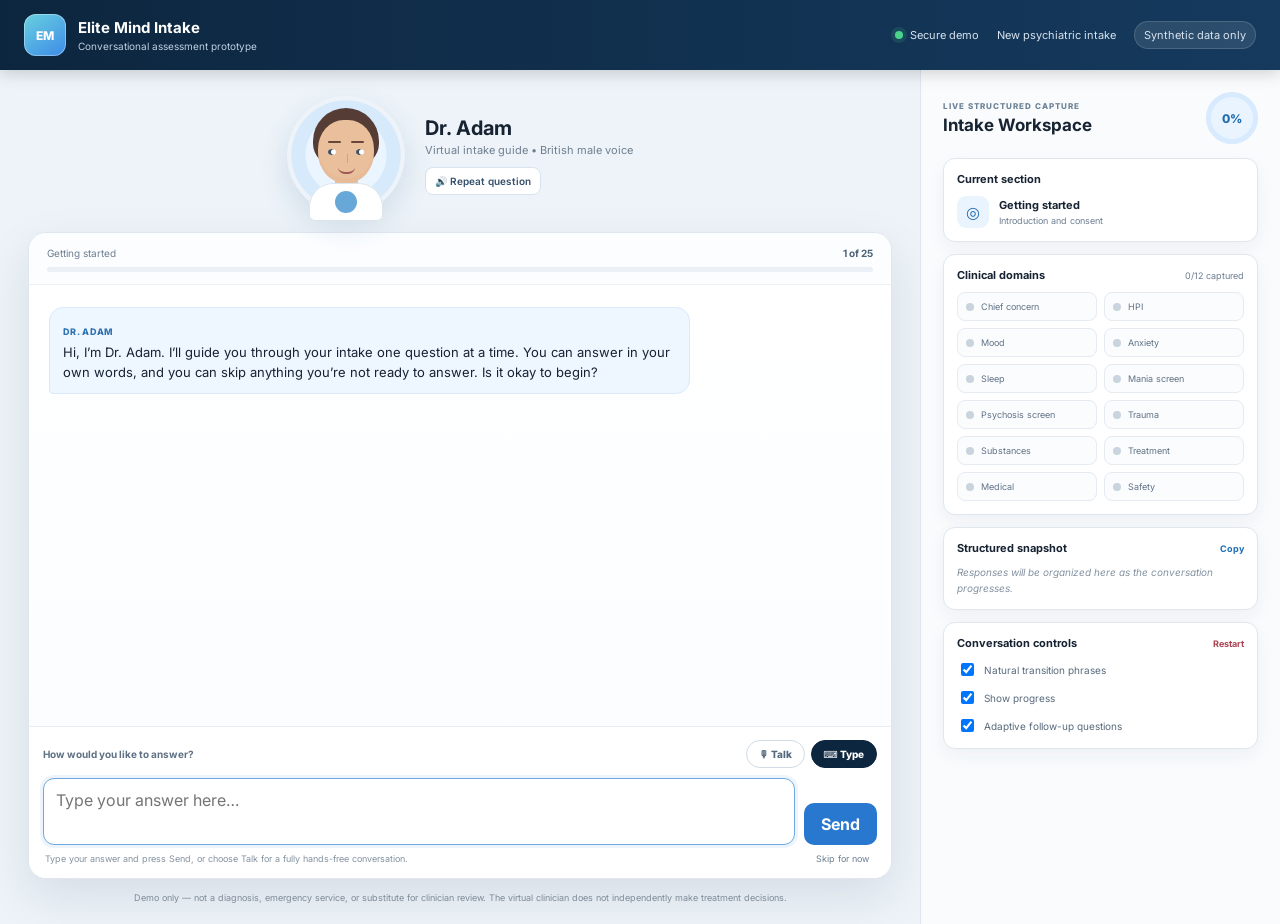
<file: index.html>
<!doctype html>
<html lang="en">
<head>
  <meta charset="utf-8" />
  <meta name="viewport" content="width=device-width,initial-scale=1" />
  <title>Elite Mind Intake — Conversational Demo</title>
  <meta name="description" content="Conversational psychiatric intake assessment prototype with a virtual clinician." />
  <link rel="preconnect" href="https://fonts.googleapis.com">
  <link rel="preconnect" href="https://fonts.gstatic.com" crossorigin>
  <link href="https://fonts.googleapis.com/css2?family=Inter:wght@400;500;600;700;800&display=swap" rel="stylesheet">
  <link rel="stylesheet" href="./styles.css" />
</head>
<body>
  <div class="app">
    <header class="topbar">
      <div class="brand">
        <div class="brand-mark">EM</div>
        <div>
          <strong>Elite Mind Intake</strong>
          <span>Conversational assessment prototype</span>
        </div>
      </div>
      <div class="visit-meta">
        <span class="status"><i></i> Secure demo</span>
        <span>New psychiatric intake</span>
        <span class="demo-pill">Synthetic data only</span>
      </div>
    </header>

    <main class="layout">
      <section class="conversation-panel">
        <div class="clinician-stage">
          <div class="clinician-visual" id="clinicianVisual" aria-label="Virtual clinician avatar">
            <div class="halo"></div>
            <div class="head">
              <div class="hair"></div>
              <div class="face">
                <div class="brows"><i></i><i></i></div>
                <div class="eyes"><i></i><i></i></div>
                <div class="nose"></div>
                <div class="mouth"></div>
              </div>
              <div class="neck"></div>
              <div class="coat"></div>
            </div>
          </div>
          <div class="clinician-title">
            <h1>Dr. Adam</h1>
            <p>Virtual intake guide • British male voice</p>
            <div class="voice-controls">
              <button id="repeatBtn" class="mini-btn" title="Repeat question">🔊 Repeat question</button>
            </div>
          </div>
        </div>

        <div class="conversation-shell">
          <div class="progress-wrap">
            <div class="progress-copy">
              <span id="sectionLabel">Getting started</span>
              <strong id="progressText">1 of 24</strong>
            </div>
            <div class="progress-track"><div id="progressBar"></div></div>
          </div>

          <div id="chat" class="chat" aria-live="polite"></div>

          <div id="safetyBanner" class="safety-banner hidden">
            <div class="safety-icon">!</div>
            <div>
              <strong>Safety follow-up activated</strong>
              <p>This demo detected language that may require immediate clinical review. A real product should route this response to a configured safety workflow and clinician.</p>
            </div>
          </div>

          <div class="composer">
            <div class="answer-mode-picker">
              <span>How would you like to answer?</span>
              <div class="mode-buttons">
                <button id="talkModeBtn" class="mode-btn">🎙 Talk</button>
                <button id="typeModeBtn" class="mode-btn active">⌨ Type</button>
              </div>
            </div>

            <div id="voiceComposer" class="voice-composer hidden">
              <div class="listening-orb"><span></span></div>
              <div class="voice-copy">
                <strong id="voiceModeTitle">Hands-free talk mode</strong>
                <span id="voiceStatus">Choose Talk once and then just have the conversation.</span>
                <div id="liveTranscript" class="live-transcript">Your answer will appear here while you speak.</div>
              </div>
            </div>

            <div id="typeComposer" class="composer-row type-composer">
              <textarea id="answerInput" rows="2" placeholder="Type your answer here…"></textarea>
              <button id="sendBtn" class="send-btn">Send</button>
            </div>

            <div class="composer-help">
              <span id="modeHelp">Type your answer and press Send, or choose Talk for a fully hands-free conversation.</span>
              <button id="skipBtn">Skip for now</button>
            </div>
          </div>
        </div>

        <div class="disclaimer">
          Demo only — not a diagnosis, emergency service, or substitute for clinician review. The virtual clinician does not independently make treatment decisions.
        </div>
      </section>

      <aside class="intake-panel">
        <div class="side-head">
          <div>
            <span class="eyebrow">LIVE STRUCTURED CAPTURE</span>
            <h2>Intake Workspace</h2>
          </div>
          <div class="completion" id="completionPct">0%</div>
        </div>

        <section class="side-card">
          <h3>Current section</h3>
          <div class="section-row">
            <div class="section-icon">◎</div>
            <div>
              <strong id="currentSection">Getting started</strong>
              <span id="currentGoal">Introduction and consent</span>
            </div>
          </div>
        </section>

        <section class="side-card">
          <div class="card-title-row">
            <h3>Clinical domains</h3>
            <span id="domainCount">0/12 captured</span>
          </div>
          <div id="domainGrid" class="domain-grid"></div>
        </section>

        <section class="side-card">
          <div class="card-title-row">
            <h3>Structured snapshot</h3>
            <button id="copySummaryBtn" class="text-btn">Copy</button>
          </div>
          <div id="snapshot" class="snapshot empty">Responses will be organized here as the conversation progresses.</div>
        </section>

        <section class="side-card">
          <div class="card-title-row">
            <h3>Conversation controls</h3>
            <button id="restartBtn" class="text-btn danger">Restart</button>
          </div>
          <div class="control-list">
            <label><input type="checkbox" id="naturalTransitions" checked> Natural transition phrases</label>
            <label><input type="checkbox" id="showProgress" checked> Show progress</label>
            <label><input type="checkbox" id="adaptiveFollowups" checked> Adaptive follow-up questions</label>
          </div>
        </section>
      </aside>
    </main>
  </div>

  <div id="toast" class="toast">Saved</div>

  <template id="doctorMessageTemplate">
    <div class="message doctor-message">
      <div class="bubble">
        <span class="speaker">Dr. Adam</span>
        <p></p>
      </div>
    </div>
  </template>

  <template id="patientMessageTemplate">
    <div class="message patient-message">
      <div class="bubble">
        <span class="speaker">You</span>
        <p></p>
      </div>
    </div>
  </template>

  <script src="./app.js"></script>
</body>
</html>
</file>
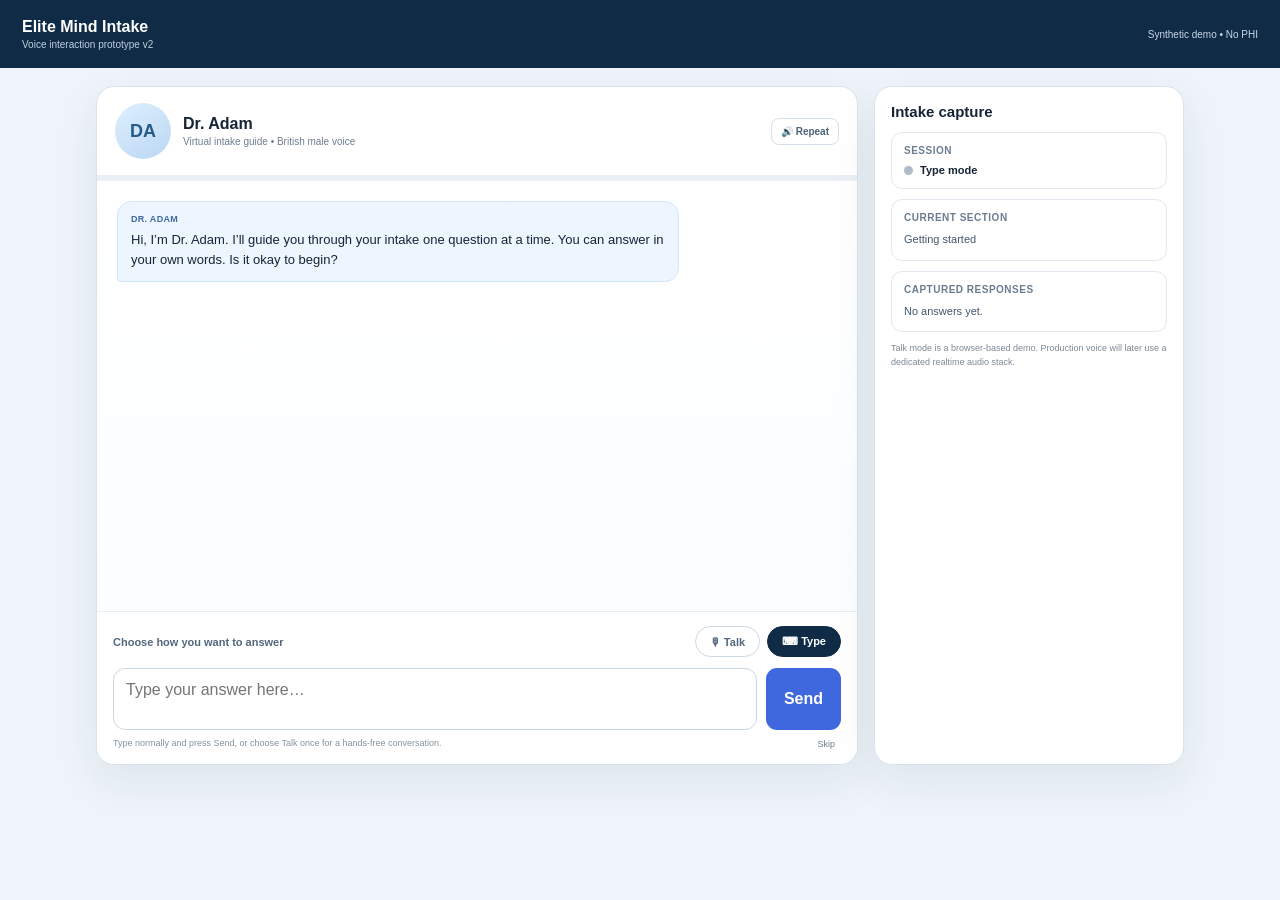
<file: voice-intake-v2.html>
<!doctype html>
<html lang="en">
<head>
<meta charset="utf-8">
<meta name="viewport" content="width=device-width,initial-scale=1">
<title>Elite Mind Intake — Voice Demo v2</title>
<style>
:root{--navy:#102b46;--blue:#3f68df;--green:#16865e;--bg:#eef4f9;--line:#d9e3ed;--text:#172436;--muted:#6d7e90}
*{box-sizing:border-box}html,body{margin:0;min-height:100%;font-family:Inter,Arial,sans-serif;background:var(--bg);color:var(--text)}
button,textarea{font:inherit}.top{height:68px;background:var(--navy);color:#fff;display:flex;align-items:center;justify-content:space-between;padding:0 22px}
.brand{font-weight:800}.brand small{display:block;font-size:10px;color:#bfd0e0;margin-top:3px;font-weight:500}
.shell{max-width:1120px;margin:18px auto;padding:0 16px;display:grid;grid-template-columns:minmax(0,1fr) 310px;gap:16px}
.main,.side{background:#fff;border:1px solid var(--line);border-radius:18px;box-shadow:0 16px 44px rgba(20,50,80,.08)}
.main{overflow:hidden}.head{padding:16px 18px;border-bottom:1px solid #e8eef4;display:flex;align-items:center;justify-content:space-between;gap:12px}
.doc{display:flex;align-items:center;gap:12px}.avatar{width:56px;height:56px;border-radius:50%;background:linear-gradient(145deg,#dfefff,#bad7f3);display:grid;place-items:center;font-weight:900;color:#275b87;font-size:18px;position:relative}
.avatar.speaking:after{content:"";position:absolute;inset:-6px;border-radius:50%;border:3px solid #74aee0;animation:pulse 1s infinite}@keyframes pulse{50%{transform:scale(1.05);opacity:.4}}
.doc strong,.doc span{display:block}.doc span{font-size:10px;color:var(--muted);margin-top:3px}
.progress{font-size:11px;color:var(--muted);font-weight:700}.bar{height:5px;background:#e9eff5}.bar>div{height:100%;width:0;background:linear-gradient(90deg,#3f68df,#46b4d8);transition:.3s}
.chat{height:430px;overflow:auto;padding:20px;background:linear-gradient(#fff,#fbfdff)}
.msg{display:flex;margin-bottom:14px}.bubble{max-width:78%;padding:11px 13px;border-radius:14px;font-size:13px;line-height:1.55}.doctor{justify-content:flex-start}.doctor .bubble{background:#edf5ff;border:1px solid #d4e6fa;border-bottom-left-radius:4px}.patient{justify-content:flex-end}.patient .bubble{background:#173e61;color:#fff;border-bottom-right-radius:4px}.who{display:block;font-size:9px;font-weight:900;letter-spacing:.3px;margin-bottom:3px;color:#3f68a0}.patient .who{color:#bed7eb}
.controls{border-top:1px solid #e6edf4;padding:14px 16px;background:#fff}.chooser{display:flex;align-items:center;justify-content:space-between;gap:12px;margin-bottom:11px}.chooser>span{font-size:11px;font-weight:800;color:#52677c}
.modes{display:flex;gap:7px}.mode{border:1px solid #ccd8e4;background:#fff;border-radius:999px;padding:8px 14px;font-size:11px;font-weight:800;color:#52677c;cursor:pointer}.mode.active{background:var(--navy);color:#fff;border-color:var(--navy)}#talkBtn.active{background:var(--green);border-color:var(--green)}
.typeRow{display:grid;grid-template-columns:1fr auto;gap:9px}.typeRow.hidden,.talkBox.hidden{display:none}.typeRow textarea{resize:none;border:1px solid #cbd7e3;border-radius:12px;padding:12px;min-height:54px;outline:none}.typeRow textarea:focus{border-color:#7ba8da;box-shadow:0 0 0 3px rgba(63,104,223,.08)}.send{border:0;border-radius:11px;background:var(--blue);color:#fff;font-weight:800;padding:0 18px;cursor:pointer}
.talkBox{border:1px solid #cde5d9;background:#f3fbf7;border-radius:14px;padding:14px;display:flex;align-items:center;gap:12px}.orb{width:48px;height:48px;border-radius:50%;background:#dff2e9;display:grid;place-items:center;font-size:21px;flex:0 0 auto}.talkBox.listening .orb{animation:pulse 1s infinite}.talkCopy{min-width:0;flex:1}.talkCopy strong,.talkCopy span{display:block}.talkCopy strong{font-size:12px}.talkCopy span{font-size:10px;color:#617a6d;margin-top:3px}.transcript{margin-top:8px;background:#fff;border:1px solid #d9ebe2;border-radius:8px;padding:8px 10px;min-height:36px;font-size:11px;color:#52677c;line-height:1.45}
.foot{display:flex;justify-content:space-between;gap:10px;margin-top:8px;font-size:9px;color:#8593a0}.foot button{border:0;background:transparent;color:#6c7d8e;cursor:pointer}
.side{padding:16px}.side h2{font-size:15px;margin:0 0 12px}.card{border:1px solid #e1e8ef;border-radius:11px;padding:12px;margin-bottom:10px}.card h3{font-size:10px;text-transform:uppercase;letter-spacing:.5px;color:#6a7d90;margin:0 0 8px}.card p{font-size:11px;line-height:1.5;margin:0;color:#43586c}.status{display:flex;align-items:center;gap:7px;font-size:11px;font-weight:700}.dot{width:9px;height:9px;border-radius:50%;background:#aebbc7}.dot.on{background:#26a56e}.answers{max-height:330px;overflow:auto}.answer{padding:8px 0;border-bottom:1px solid #edf1f5}.answer:last-child{border-bottom:0}.answer strong{display:block;font-size:9px;color:#687b8e;margin-bottom:3px}.answer span{font-size:10px;line-height:1.4;color:#405568}
.note{font-size:9px;color:#7b8996;line-height:1.5;margin-top:8px}.repeat{border:1px solid #d4dfe9;background:#fff;border-radius:8px;padding:7px 9px;font-size:10px;font-weight:700;color:#4d6378;cursor:pointer}
.safetyAlert{margin:0 16px 12px;padding:12px 13px;border-radius:11px;border:1px solid #efbdc5;background:#fff1f3;color:#7f3340;display:flex;gap:8px;align-items:flex-start;flex-direction:column}.safetyAlert.hidden{display:none}.safetyAlert strong{font-size:11px}.safetyAlert span{font-size:10px;line-height:1.45}.safetyAlert.urgent{background:#fde8eb;border-color:#dc8794;color:#742b37}.toast{position:fixed;right:22px;bottom:22px;background:#1c2e40;color:#fff;padding:10px 13px;border-radius:9px;font-size:10px;opacity:0;transform:translateY(8px);transition:.2s;pointer-events:none}.toast.show{opacity:1;transform:none}
@media(max-width:900px){.shell{grid-template-columns:1fr}.side{order:2}}@media(max-width:620px){.chat{height:390px}.chooser{align-items:flex-start;flex-direction:column}.modes{width:100%}.mode{flex:1}.typeRow{grid-template-columns:1fr}.send{height:44px}.bubble{max-width:90%}}
</style>
</head>
<body>
<header class="top"><div class="brand">Elite Mind Intake<small>Voice interaction prototype v2</small></div><div style="font-size:10px;color:#c8d8e7">Synthetic demo • No PHI</div></header>
<div class="shell">
<section class="main">
  <div class="head">
    <div class="doc"><div id="avatar" class="avatar">DA</div><div><strong>Dr. Adam</strong><span>Virtual intake guide • British male voice</span></div></div>
    <div><button id="repeatBtn" class="repeat">🔊 Repeat</button></div>
  </div>
  <div class="bar"><div id="bar"></div></div>
  <div id="chat" class="chat"></div>
  <div id="safetyAlert" class="safetyAlert hidden"><strong>Safety follow-up active</strong><span id="safetyAlertText">Dr. Adam is completing a focused safety assessment before continuing.</span></div>
  <div class="controls">
    <div class="chooser">
      <span>Choose how you want to answer</span>
      <div class="modes"><button id="talkBtn" class="mode">🎙 Talk</button><button id="typeBtn" class="mode active">⌨ Type</button></div>
    </div>
    <div id="typeRow" class="typeRow">
      <textarea id="input" placeholder="Type your answer here…"></textarea>
      <button id="sendBtn" class="send">Send</button>
    </div>
    <div id="talkBox" class="talkBox hidden">
      <div class="orb">🎙</div>
      <div class="talkCopy">
        <strong id="talkTitle">Hands-free talk mode</strong>
        <span id="talkStatus">Dr. Adam will speak, then listen automatically. No Send button.</span>
        <div id="transcript" class="transcript">Your spoken answer will appear here.</div>
      </div>
    </div>
    <div class="foot"><span id="helper">Type normally and press Send, or choose Talk once for a hands-free conversation.</span><button id="skipBtn">Skip</button></div>
  </div>
</section>
<aside class="side">
  <h2>Intake capture</h2>
  <div class="card"><h3>Session</h3><div class="status"><span id="statusDot" class="dot"></span><span id="sessionStatus">Type mode</span></div></div>
  <div class="card"><h3>Current section</h3><p id="sectionName">Getting started</p></div>
  <div class="card"><h3>Captured responses</h3><div id="answers" class="answers"><p>No answers yet.</p></div></div>
  <div class="note">Talk mode is a browser-based demo. Production voice will later use a dedicated realtime audio stack.</div>
</aside>
</div>
<div id="toast" class="toast"></div>
<script>
const questions=[
{id:"consent",section:"Getting started",q:"Hi, I’m Dr. Adam. I’ll guide you through your intake one question at a time. You can answer in your own words. Is it okay to begin?"},
{id:"reason",section:"Reason for visit",q:"What brings you in today, and what would you most like help with?"},
{id:"onset",section:"Reason for visit",q:"When did this start becoming a problem, and has it been getting better, worse, or staying about the same?"},
{id:"mood",section:"Mood",q:"Over the last couple of weeks, how has your mood been most days?"},
{id:"anxiety",section:"Anxiety",q:"How much anxiety or worry have you been dealing with lately, and what tends to trigger it?"},
{id:"sleep",section:"Sleep",q:"Tell me about your sleep. Are you having trouble falling asleep, staying asleep, waking too early, or sleeping too much?"},
{id:"mania",section:"Mood elevation",q:"Have there ever been periods when you felt unusually energized or up, needed much less sleep, had racing thoughts, or became unusually impulsive?"},
{id:"psychosis",section:"Perception and thought",q:"Have you ever heard or seen things other people could not, or felt people were watching or trying to harm you when others did not share that concern?"},
{id:"trauma",section:"Trauma",q:"Have you experienced anything traumatic or deeply distressing that still affects you now? You do not need to give details you do not want to share."},
{id:"substances",section:"Substances",q:"Do you use alcohol, nicotine, cannabis, or any other substances? If yes, tell me how often."},
{id:"treatment",section:"Treatment history",q:"Have you had mental health treatment or psychiatric medications before? What was helpful or not helpful?"},
{id:"medical",section:"Medical history",q:"Do you have any medical conditions, medication allergies, or other health issues I should know about?"},
{id:"safety",section:"Safety",q:"I ask everyone this directly: recently, have you had thoughts of hurting yourself, thoughts of suicide, or thoughts that you would be better off dead?"},
{id:"social",section:"Life context",q:"Who do you live with, who can you rely on, and what is your current work or school situation?"},
{id:"goals",section:"Goals",q:"If treatment goes well, what changes would you most hope to notice over the next few months?"}
];

let index=0, mode="type", recognition=null, recognizing=false, speaking=false, sessionActive=false;
let transcriptFinal="", silenceTimer=null, stopReason=null;
let safetyQueue=[], activeSafetyQuestion=null, safetyAnswers={}, safetyEscalated=false;
const responses={};
const $=id=>document.getElementById(id);
const chat=$("chat"), input=$("input"), talkBtn=$("talkBtn"), typeBtn=$("typeBtn"), typeRow=$("typeRow"), talkBox=$("talkBox"), transcript=$("transcript"), talkStatus=$("talkStatus"), helper=$("helper"), statusDot=$("statusDot"), sessionStatus=$("sessionStatus"), avatar=$("avatar");

function toast(t){$("toast").textContent=t;$("toast").classList.add("show");setTimeout(()=>$("toast").classList.remove("show"),1500)}
function scrollChat(){requestAnimationFrame(()=>chat.scrollTo({top:chat.scrollHeight,behavior:"smooth"}))}
function addDoctor(t){const d=document.createElement("div");d.className="msg doctor";d.innerHTML='<div class="bubble"><span class="who">DR. ADAM</span></div>';d.querySelector(".bubble").append(document.createTextNode(t));chat.appendChild(d);scrollChat()}
function addPatient(t){const d=document.createElement("div");d.className="msg patient";d.innerHTML='<div class="bubble"><span class="who">YOU</span></div>';d.querySelector(".bubble").append(document.createTextNode(t));chat.appendChild(d);scrollChat()}
function current(){
 if(activeSafetyQuestion)return activeSafetyQuestion;
 if(safetyQueue.length){activeSafetyQuestion=safetyQueue.shift();return activeSafetyQuestion}
 return questions[index]||null
}
function isNegative(text){
 const t=text.trim().toLowerCase();
 return /^(no|nope|nah|never|not really|i do not|i don't|i have not|i haven't|none)\b/.test(t) || /\b(no suicidal thoughts|not suicidal|never suicidal|no thoughts of suicide)\b/.test(t);
}
function isPositive(text){
 const t=text.trim().toLowerCase();
 if(isNegative(t))return false;
 return /^(yes|yeah|yep|sometimes|occasionally|i do|i have|i am|i'm)\b/.test(t) || /\b(suicidal|suicide|better off dead|hurt myself|self harm|self-harm|thoughts of dying)\b/.test(t);
}
function startSafetyBranch(){
 safetyAnswers={};safetyEscalated=false;
 safetyQueue=[
   {id:"safety_current",section:"Safety follow-up",q:"Thank you for telling me. Are you having thoughts of suicide right now?"},
   {id:"safety_plan",section:"Safety follow-up",q:"Have you made a specific plan to harm yourself?"},
   {id:"safety_intent",section:"Safety follow-up",q:"Do you feel you might act on these thoughts, or do you intend to act on them?"},
   {id:"safety_access",section:"Safety follow-up",q:"Do you currently have access to anything you might use to harm yourself?"},
   {id:"safety_history",section:"Safety follow-up",q:"Have you ever attempted suicide or seriously harmed yourself before?"},
   {id:"safety_protective",section:"Safety follow-up",q:"What has helped stop you from acting on these thoughts, and who could you reach out to for support right now?"}
 ];
 $("safetyAlert").classList.remove("hidden");
 $("safetyAlert").classList.remove("urgent");
 $("safetyAlertText").textContent="Dr. Adam is completing a focused safety assessment before continuing.";
}
function safetyHighRisk(){
 const currentYes=isPositive(safetyAnswers.safety_current||"");
 const planYes=isPositive(safetyAnswers.safety_plan||"");
 const intentYes=isPositive(safetyAnswers.safety_intent||"");
 const accessYes=isPositive(safetyAnswers.safety_access||"");
 return currentYes && (intentYes || (planYes && accessYes));
}
function showSafetyEscalation(){
 safetyEscalated=true;sessionActive=false;stopRecognition("safety");speechSynthesis?.cancel?.();
 $("safetyAlert").classList.remove("hidden");$("safetyAlert").classList.add("urgent");
 $("safetyAlertText").textContent="Urgent safety review required. This demo pauses the routine intake here. In a real U.S. clinical workflow, connect the patient immediately with a clinician and follow the configured emergency protocol; if there is imminent danger, call 911 or 988.";
 addDoctor("Thank you for being honest with me. I’m going to pause the routine intake because your safety is the priority. A clinician needs to review this with you now.");
 sessionStatus.textContent="Safety review required";statusDot.classList.remove("on");
 helper.textContent="Routine intake paused for safety review.";
 typeRow.classList.add("hidden");talkBox.classList.add("hidden");
}

function updateUI(){
 const q=current(); $("sectionName").textContent=q?q.section:"Complete";
 $("bar").style.width=Math.round((index/questions.length)*100)+"%";
 const keys=Object.keys(responses); const box=$("answers");
 if(!keys.length){box.innerHTML="<p>No answers yet.</p>";return}
 box.innerHTML="";
 keys.slice().reverse().forEach(k=>{const r=responses[k];const d=document.createElement("div");d.className="answer";const s=document.createElement("strong");s.textContent=r.section;const v=document.createElement("span");v.textContent=r.answer;d.append(s,v);box.appendChild(d)})
}
function askCurrent(voice=false){
 const q=current(); if(!q){finish();return}
 addDoctor(q.q); updateUI();
 if(voice) speak(q.q);
}
function chooseVoice(){
 const voices=speechSynthesis.getVoices();
 const patterns=[/Daniel/i,/Arthur/i,/Oliver/i,/Ryan/i,/George/i,/Google UK English Male/i];
 for(const p of patterns){const v=voices.find(x=>p.test(x.name)&&/^en-GB/i.test(x.lang||""));if(v)return v}
 return voices.find(x=>/^en-GB/i.test(x.lang||""))||voices.find(x=>/^en/i.test(x.lang||""));
}
function speak(text){
 if(!("speechSynthesis" in window)){talkStatus.textContent="Speech playback is not supported.";startListening();return}
 stopRecognition("doctor");
 speechSynthesis.cancel();
 const u=new SpeechSynthesisUtterance(text);u.lang="en-GB";u.rate=.94;u.pitch=.92;const v=chooseVoice();if(v)u.voice=v;
 u.onstart=()=>{speaking=true;avatar.classList.add("speaking");talkStatus.textContent="Dr. Adam is speaking…"};
 u.onend=()=>{speaking=false;avatar.classList.remove("speaking");if(mode==="talk"&&sessionActive){talkStatus.textContent="Your turn — just speak.";setTimeout(startListening,300)}};
 u.onerror=()=>{speaking=false;avatar.classList.remove("speaking");if(mode==="talk"&&sessionActive)setTimeout(startListening,300)};
 speechSynthesis.speak(u);
}
function clearSilence(){if(silenceTimer){clearTimeout(silenceTimer);silenceTimer=null}}
function armSilence(){
 clearSilence();
 if(mode!=="talk"||!sessionActive)return;
 silenceTimer=setTimeout(()=>{
   if(!input.value.trim())return;
   stopReason="answer";
   talkStatus.textContent="Got it — one moment…";
   stopRecognition("answer");
 },2400);
}
function startListening(){
 if(!recognition||recognizing||speaking||mode!=="talk"||!sessionActive||!current())return;
 stopReason=null;transcriptFinal="";input.value="";transcript.textContent="Listening…";
 try{recognition.start()}catch(e){setTimeout(startListening,500)}
}
function stopRecognition(reason){
 clearSilence(); stopReason=reason||stopReason;
 if(recognition&&recognizing){try{recognition.stop()}catch(e){}}
}
function initRecognition(){
 const SR=window.SpeechRecognition||window.webkitSpeechRecognition;
 if(!SR){talkBtn.disabled=true;talkBtn.title="Speech recognition is not supported in this browser";return}
 recognition=new SR();recognition.lang="en-US";recognition.interimResults=true;recognition.continuous=true;
 recognition.onstart=()=>{recognizing=true;talkBox.classList.add("listening");statusDot.classList.add("on");sessionStatus.textContent="Talk mode — listening";talkStatus.textContent="Listening… speak naturally."};
 recognition.onresult=e=>{
   let interim="";
   for(let i=e.resultIndex;i<e.results.length;i++){
     const part=e.results[i][0].transcript.trim();
     if(e.results[i].isFinal)transcriptFinal=(transcriptFinal+" "+part).trim(); else interim=(interim+" "+part).trim();
   }
   input.value=(transcriptFinal+" "+interim).trim();
   transcript.textContent=input.value||"Listening…";
   if(input.value.trim())armSilence();
 };
 recognition.onerror=e=>{
   recognizing=false;talkBox.classList.remove("listening");
   if(e.error==="not-allowed"||e.error==="service-not-allowed"){toast("Please allow microphone access");setMode("type");return}
   if(mode==="talk"&&sessionActive&&!speaking)setTimeout(startListening,500);
 };
 recognition.onend=()=>{
   recognizing=false;talkBox.classList.remove("listening");clearSilence();
   if(mode!=="talk"||!sessionActive)return;
   if(stopReason==="answer"&&input.value.trim()){const text=input.value.trim();stopReason=null;submit(text);return}
   if(stopReason==="doctor"){stopReason=null;return}
   if(input.value.trim()){
      stopReason=null;submit(input.value.trim());return;
   }
   setTimeout(startListening,350);
 };
}
function submit(text){
 const q=current(); if(!q||!text||safetyEscalated)return;
 addPatient(text);input.value="";transcriptFinal="";transcript.textContent="Your spoken answer will appear here.";

 if(q.id==="safety"){
   responses[q.id]={section:q.section,answer:text};
   if(isPositive(text)){
     startSafetyBranch();
     activeSafetyQuestion=null;
     updateUI();
     setTimeout(()=>{if(mode==="talk"&&sessionActive)askCurrent(true);else askCurrent(false)},350);
     return;
   }
   index++;
   updateUI();
   setTimeout(()=>{if(mode==="talk"&&sessionActive)askCurrent(true);else askCurrent(false)},350);
   return;
 }

 if(q.id.startsWith("safety_")){
   safetyAnswers[q.id]=text;
   responses[q.id]={section:q.section,answer:text};
   activeSafetyQuestion=null;
   if(q.id==="safety_access" && safetyHighRisk()){
     updateUI();setTimeout(showSafetyEscalation,250);return;
   }
   if(q.id==="safety_protective"){
     $("safetyAlertText").textContent="Safety follow-up completed. This response should still be flagged for clinician review.";
     index++; // move past the original safety item to Life context
     updateUI();
     setTimeout(()=>{if(mode==="talk"&&sessionActive)askCurrent(true);else askCurrent(false)},350);
     return;
   }
   updateUI();
   setTimeout(()=>{if(mode==="talk"&&sessionActive)askCurrent(true);else askCurrent(false)},350);
   return;
 }

 responses[q.id]={section:q.section,answer:text};index++;updateUI();
 setTimeout(()=>{if(mode==="talk"&&sessionActive)askCurrent(true);else askCurrent(false)},350);
}
function sendTyped(){const t=input.value.trim();if(!t)return;submit(t)}
function setMode(next){
 mode=next;const talk=next==="talk";
 talkBtn.classList.toggle("active",talk);typeBtn.classList.toggle("active",!talk);typeRow.classList.toggle("hidden",talk);talkBox.classList.toggle("hidden",!talk);
 if(talk){
   if(!recognition){toast("Talk mode is not supported in this browser");setMode("type");return}
   sessionActive=true;statusDot.classList.add("on");sessionStatus.textContent="Talk mode — hands free";helper.textContent="Hands-free: doctor speaks → you answer → answer sends automatically → next question.";
   const q=current();if(q)speak(q.q);
 }else{
   sessionActive=false;stopRecognition("mode");speechSynthesis?.cancel?.();speaking=false;avatar.classList.remove("speaking");statusDot.classList.remove("on");sessionStatus.textContent="Type mode";helper.textContent="Type your answer and press Send, or choose Talk once for a hands-free conversation.";input.value="";input.focus();
 }
}
function finish(){
 if(safetyEscalated)return;
 sessionActive=false;stopRecognition("finish");speechSynthesis?.cancel?.();statusDot.classList.remove("on");sessionStatus.textContent="Complete";$("bar").style.width="100%";addDoctor("Thank you. That completes this demo intake. Your answers are ready for clinician review.");updateUI()
}
$("sendBtn").onclick=sendTyped;
input.addEventListener("keydown",e=>{if(e.key==="Enter"&&!e.shiftKey){e.preventDefault();sendTyped()}});
$("skipBtn").onclick=()=>submit("Skipped");
talkBtn.onclick=()=>setMode("talk");
typeBtn.onclick=()=>setMode("type");
$("repeatBtn").onclick=()=>{const q=current();if(q)speak(q.q)};
initRecognition();askCurrent(false);updateUI();
</script>
</body>
</html>
</file>
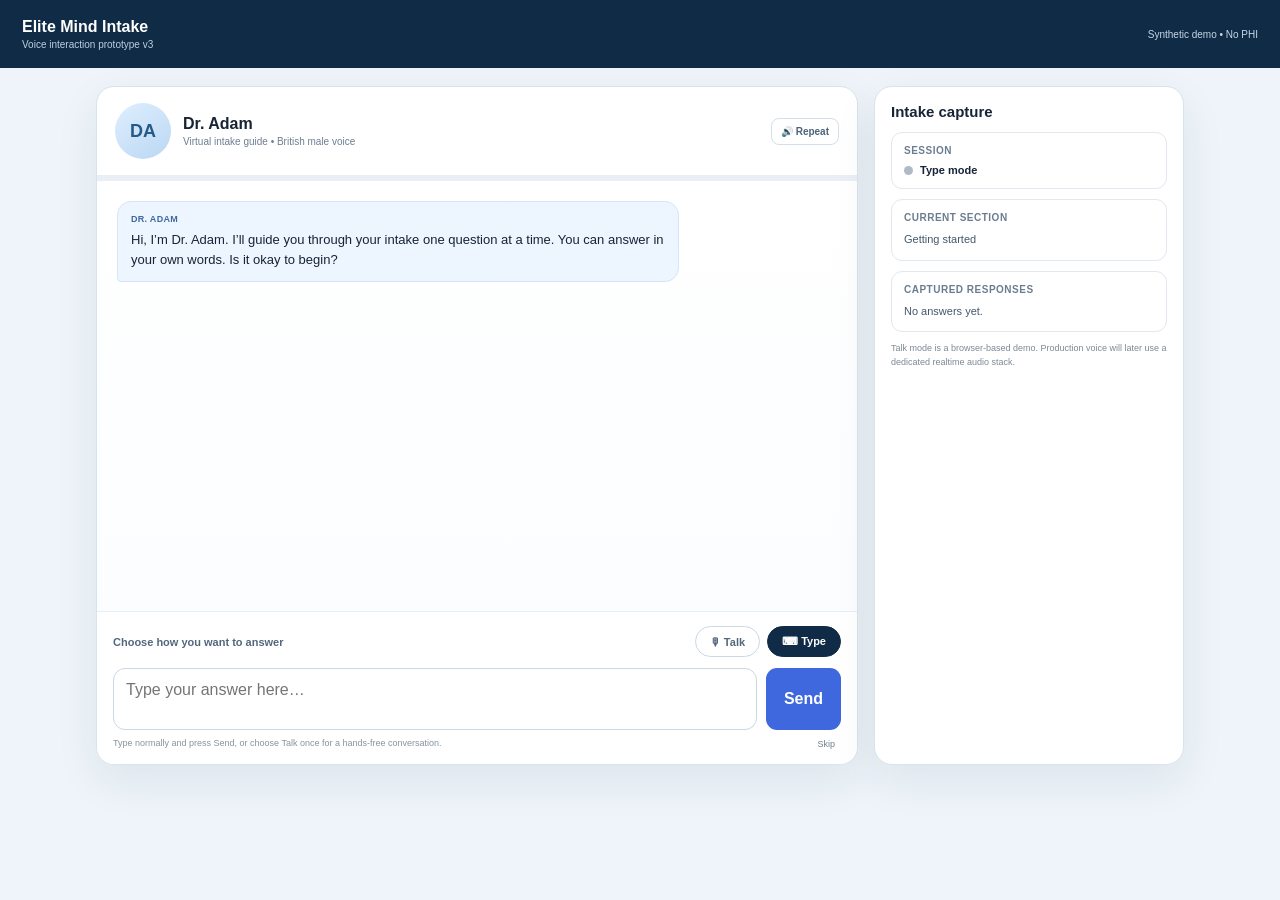
<file: voice-intake-v3.html>
<!doctype html>
<html lang="en">
<head>
<meta charset="utf-8">
<meta name="viewport" content="width=device-width,initial-scale=1">
<title>Elite Mind Intake — Voice Demo v3</title>
<style>
:root{--navy:#102b46;--blue:#3f68df;--green:#16865e;--bg:#eef4f9;--line:#d9e3ed;--text:#172436;--muted:#6d7e90}
*{box-sizing:border-box}html,body{margin:0;min-height:100%;font-family:Inter,Arial,sans-serif;background:var(--bg);color:var(--text)}
button,textarea{font:inherit}.top{height:68px;background:var(--navy);color:#fff;display:flex;align-items:center;justify-content:space-between;padding:0 22px}
.brand{font-weight:800}.brand small{display:block;font-size:10px;color:#bfd0e0;margin-top:3px;font-weight:500}
.shell{max-width:1120px;margin:18px auto;padding:0 16px;display:grid;grid-template-columns:minmax(0,1fr) 310px;gap:16px}
.main,.side{background:#fff;border:1px solid var(--line);border-radius:18px;box-shadow:0 16px 44px rgba(20,50,80,.08)}
.main{overflow:hidden}.head{padding:16px 18px;border-bottom:1px solid #e8eef4;display:flex;align-items:center;justify-content:space-between;gap:12px}
.doc{display:flex;align-items:center;gap:12px}.avatar{width:56px;height:56px;border-radius:50%;background:linear-gradient(145deg,#dfefff,#bad7f3);display:grid;place-items:center;font-weight:900;color:#275b87;font-size:18px;position:relative}
.avatar.speaking:after{content:"";position:absolute;inset:-6px;border-radius:50%;border:3px solid #74aee0;animation:pulse 1s infinite}@keyframes pulse{50%{transform:scale(1.05);opacity:.4}}
.doc strong,.doc span{display:block}.doc span{font-size:10px;color:var(--muted);margin-top:3px}
.progress{font-size:11px;color:var(--muted);font-weight:700}.bar{height:5px;background:#e9eff5}.bar>div{height:100%;width:0;background:linear-gradient(90deg,#3f68df,#46b4d8);transition:.3s}
.chat{height:430px;overflow:auto;padding:20px;background:linear-gradient(#fff,#fbfdff)}
.msg{display:flex;margin-bottom:14px}.bubble{max-width:78%;padding:11px 13px;border-radius:14px;font-size:13px;line-height:1.55}.doctor{justify-content:flex-start}.doctor .bubble{background:#edf5ff;border:1px solid #d4e6fa;border-bottom-left-radius:4px}.patient{justify-content:flex-end}.patient .bubble{background:#173e61;color:#fff;border-bottom-right-radius:4px}.who{display:block;font-size:9px;font-weight:900;letter-spacing:.3px;margin-bottom:3px;color:#3f68a0}.patient .who{color:#bed7eb}
.controls{border-top:1px solid #e6edf4;padding:14px 16px;background:#fff}.chooser{display:flex;align-items:center;justify-content:space-between;gap:12px;margin-bottom:11px}.chooser>span{font-size:11px;font-weight:800;color:#52677c}
.modes{display:flex;gap:7px}.mode{border:1px solid #ccd8e4;background:#fff;border-radius:999px;padding:8px 14px;font-size:11px;font-weight:800;color:#52677c;cursor:pointer}.mode.active{background:var(--navy);color:#fff;border-color:var(--navy)}#talkBtn.active{background:var(--green);border-color:var(--green)}
.typeRow{display:grid;grid-template-columns:1fr auto;gap:9px}.typeRow.hidden,.talkBox.hidden{display:none}.typeRow textarea{resize:none;border:1px solid #cbd7e3;border-radius:12px;padding:12px;min-height:54px;outline:none}.typeRow textarea:focus{border-color:#7ba8da;box-shadow:0 0 0 3px rgba(63,104,223,.08)}.send{border:0;border-radius:11px;background:var(--blue);color:#fff;font-weight:800;padding:0 18px;cursor:pointer}
.talkBox{border:1px solid #cde5d9;background:#f3fbf7;border-radius:14px;padding:14px;display:flex;align-items:center;gap:12px}.orb{width:48px;height:48px;border-radius:50%;background:#dff2e9;display:grid;place-items:center;font-size:21px;flex:0 0 auto}.talkBox.listening .orb{animation:pulse 1s infinite}.talkCopy{min-width:0;flex:1}.talkCopy strong,.talkCopy span{display:block}.talkCopy strong{font-size:12px}.talkCopy span{font-size:10px;color:#617a6d;margin-top:3px}.transcript{margin-top:8px;background:#fff;border:1px solid #d9ebe2;border-radius:8px;padding:8px 10px;min-height:36px;font-size:11px;color:#52677c;line-height:1.45}
.foot{display:flex;justify-content:space-between;gap:10px;margin-top:8px;font-size:9px;color:#8593a0}.foot button{border:0;background:transparent;color:#6c7d8e;cursor:pointer}
.side{padding:16px}.side h2{font-size:15px;margin:0 0 12px}.card{border:1px solid #e1e8ef;border-radius:11px;padding:12px;margin-bottom:10px}.card h3{font-size:10px;text-transform:uppercase;letter-spacing:.5px;color:#6a7d90;margin:0 0 8px}.card p{font-size:11px;line-height:1.5;margin:0;color:#43586c}.status{display:flex;align-items:center;gap:7px;font-size:11px;font-weight:700}.dot{width:9px;height:9px;border-radius:50%;background:#aebbc7}.dot.on{background:#26a56e}.answers{max-height:330px;overflow:auto}.answer{padding:8px 0;border-bottom:1px solid #edf1f5}.answer:last-child{border-bottom:0}.answer strong{display:block;font-size:9px;color:#687b8e;margin-bottom:3px}.answer span{font-size:10px;line-height:1.4;color:#405568}
.note{font-size:9px;color:#7b8996;line-height:1.5;margin-top:8px}.repeat{border:1px solid #d4dfe9;background:#fff;border-radius:8px;padding:7px 9px;font-size:10px;font-weight:700;color:#4d6378;cursor:pointer}
.safetyAlert{margin:0 16px 12px;padding:13px 14px;border-radius:11px;border:1px solid #efbdc5;background:#fff1f3;color:#7f3340;display:flex;gap:8px;align-items:flex-start;flex-direction:column}.safetyAlert.hidden{display:none}.safetyAlert strong{font-size:12px}.safetyAlert span{font-size:10px;line-height:1.5}.safetyAlert.urgent{background:#fde8eb;border:2px solid #cf5567;color:#742b37}.crisisActions{display:flex;align-items:center;gap:8px;flex-wrap:wrap;width:100%;margin-top:3px}.crisisBtn{text-decoration:none;border-radius:8px;padding:8px 11px;font-size:10px;font-weight:900}.crisisBtn.crisis{background:#6b3bd1;color:#fff}.crisisBtn.emergency{background:#c73d4f;color:#fff}.edText{flex:1;min-width:220px;font-weight:700}.toast{position:fixed;right:22px;bottom:22px;background:#1c2e40;color:#fff;padding:10px 13px;border-radius:9px;font-size:10px;opacity:0;transform:translateY(8px);transition:.2s;pointer-events:none}.toast.show{opacity:1;transform:none}
@media(max-width:900px){.shell{grid-template-columns:1fr}.side{order:2}}@media(max-width:620px){.chat{height:390px}.chooser{align-items:flex-start;flex-direction:column}.modes{width:100%}.mode{flex:1}.typeRow{grid-template-columns:1fr}.send{height:44px}.bubble{max-width:90%}}
</style>
</head>
<body>
<header class="top"><div class="brand">Elite Mind Intake<small>Voice interaction prototype v3</small></div><div style="font-size:10px;color:#c8d8e7">Synthetic demo • No PHI</div></header>
<div class="shell">
<section class="main">
  <div class="head">
    <div class="doc"><div id="avatar" class="avatar">DA</div><div><strong>Dr. Adam</strong><span>Virtual intake guide • British male voice</span></div></div>
    <div><button id="repeatBtn" class="repeat">🔊 Repeat</button></div>
  </div>
  <div class="bar"><div id="bar"></div></div>
  <div id="chat" class="chat"></div>
  <div id="safetyAlert" class="safetyAlert hidden">
    <strong id="safetyTitle">Safety follow-up active</strong>
    <span id="safetyAlertText">Dr. Adam is completing a focused safety assessment before continuing.</span>
    <div id="crisisActions" class="crisisActions">
      <a href="tel:988" class="crisisBtn crisis">Call / Text 988</a>
      <a href="tel:911" class="crisisBtn emergency">Call 911</a>
      <span class="edText">If you may act on these thoughts or cannot stay safe, go to the nearest emergency department now.</span>
    </div>
  </div>
  <div class="controls">
    <div class="chooser">
      <span>Choose how you want to answer</span>
      <div class="modes"><button id="talkBtn" class="mode">🎙 Talk</button><button id="typeBtn" class="mode active">⌨ Type</button></div>
    </div>
    <div id="typeRow" class="typeRow">
      <textarea id="input" placeholder="Type your answer here…"></textarea>
      <button id="sendBtn" class="send">Send</button>
    </div>
    <div id="talkBox" class="talkBox hidden">
      <div class="orb">🎙</div>
      <div class="talkCopy">
        <strong id="talkTitle">Hands-free talk mode</strong>
        <span id="talkStatus">Dr. Adam will speak, then listen automatically. No Send button.</span>
        <div id="transcript" class="transcript">Your spoken answer will appear here.</div>
      </div>
    </div>
    <div class="foot"><span id="helper">Type normally and press Send, or choose Talk once for a hands-free conversation.</span><button id="skipBtn">Skip</button></div>
  </div>
</section>
<aside class="side">
  <h2>Intake capture</h2>
  <div class="card"><h3>Session</h3><div class="status"><span id="statusDot" class="dot"></span><span id="sessionStatus">Type mode</span></div></div>
  <div class="card"><h3>Current section</h3><p id="sectionName">Getting started</p></div>
  <div class="card"><h3>Captured responses</h3><div id="answers" class="answers"><p>No answers yet.</p></div></div>
  <div class="note">Talk mode is a browser-based demo. Production voice will later use a dedicated realtime audio stack.</div>
</aside>
</div>
<div id="toast" class="toast"></div>
<script>
const questions=[
{id:"consent",section:"Getting started",q:"Hi, I’m Dr. Adam. I’ll guide you through your intake one question at a time. You can answer in your own words. Is it okay to begin?"},
{id:"reason",section:"Reason for visit",q:"What brings you in today, and what would you most like help with?"},
{id:"onset",section:"Reason for visit",q:"When did this start becoming a problem, and has it been getting better, worse, or staying about the same?"},
{id:"mood",section:"Mood",q:"Over the last couple of weeks, how has your mood been most days?"},
{id:"anxiety",section:"Anxiety",q:"How much anxiety or worry have you been dealing with lately, and what tends to trigger it?"},
{id:"sleep",section:"Sleep",q:"Tell me about your sleep. Are you having trouble falling asleep, staying asleep, waking too early, or sleeping too much?"},
{id:"mania",section:"Mood elevation",q:"Have there ever been periods when you felt unusually energized or up, needed much less sleep, had racing thoughts, or became unusually impulsive?"},
{id:"psychosis",section:"Perception and thought",q:"Have you ever heard or seen things other people could not, or felt people were watching or trying to harm you when others did not share that concern?"},
{id:"trauma",section:"Trauma",q:"Have you experienced anything traumatic or deeply distressing that still affects you now? You do not need to give details you do not want to share."},
{id:"substances",section:"Substances",q:"Do you use alcohol, nicotine, cannabis, or any other substances? If yes, tell me how often."},
{id:"treatment",section:"Treatment history",q:"Have you had mental health treatment or psychiatric medications before? What was helpful or not helpful?"},
{id:"medical",section:"Medical history",q:"Do you have any medical conditions, medication allergies, or other health issues I should know about?"},
{id:"safety",section:"Safety",q:"I ask everyone this directly: recently, have you had thoughts of hurting yourself, thoughts of suicide, or thoughts that you would be better off dead?"},
{id:"social",section:"Life context",q:"Who do you live with, who can you rely on, and what is your current work or school situation?"},
{id:"goals",section:"Goals",q:"If treatment goes well, what changes would you most hope to notice over the next few months?"}
];

let index=0, mode="type", recognition=null, recognizing=false, speaking=false, sessionActive=false;
let transcriptFinal="", silenceTimer=null, stopReason=null;
let safetyQueue=[], activeSafetyQuestion=null, safetyAnswers={}, safetyEscalated=false;
const responses={};
const $=id=>document.getElementById(id);
const chat=$("chat"), input=$("input"), talkBtn=$("talkBtn"), typeBtn=$("typeBtn"), typeRow=$("typeRow"), talkBox=$("talkBox"), transcript=$("transcript"), talkStatus=$("talkStatus"), helper=$("helper"), statusDot=$("statusDot"), sessionStatus=$("sessionStatus"), avatar=$("avatar");

function toast(t){$("toast").textContent=t;$("toast").classList.add("show");setTimeout(()=>$("toast").classList.remove("show"),1500)}
function scrollChat(){requestAnimationFrame(()=>chat.scrollTo({top:chat.scrollHeight,behavior:"smooth"}))}
function addDoctor(t){const d=document.createElement("div");d.className="msg doctor";d.innerHTML='<div class="bubble"><span class="who">DR. ADAM</span></div>';d.querySelector(".bubble").append(document.createTextNode(t));chat.appendChild(d);scrollChat()}
function addPatient(t){const d=document.createElement("div");d.className="msg patient";d.innerHTML='<div class="bubble"><span class="who">YOU</span></div>';d.querySelector(".bubble").append(document.createTextNode(t));chat.appendChild(d);scrollChat()}
function current(){
 if(activeSafetyQuestion)return activeSafetyQuestion;
 if(safetyQueue.length){activeSafetyQuestion=safetyQueue.shift();return activeSafetyQuestion}
 return questions[index]||null
}
function isNegative(text){
 const t=text.trim().toLowerCase();
 return /^(no|nope|nah|never|not really|i do not|i don't|i have not|i haven't|none)\b/.test(t) || /\b(no suicidal thoughts|not suicidal|never suicidal|no thoughts of suicide)\b/.test(t);
}
function isPositive(text){
 const t=text.trim().toLowerCase();
 if(isNegative(t))return false;
 return /^(yes|yeah|yep|sometimes|occasionally|i do|i have|i am|i'm)\b/.test(t) || /\b(suicidal|suicide|better off dead|hurt myself|self harm|self-harm|thoughts of dying)\b/.test(t);
}
function startSafetyBranch(){
 safetyAnswers={};safetyEscalated=false;
 safetyQueue=[
   {id:"safety_current",section:"Safety follow-up",q:"Thank you for telling me. Are you having thoughts of suicide right now?"},
   {id:"safety_plan",section:"Safety follow-up",q:"Have you made a specific plan to harm yourself?"},
   {id:"safety_intent",section:"Safety follow-up",q:"Do you feel you might act on these thoughts, or do you intend to act on them?"},
   {id:"safety_access",section:"Safety follow-up",q:"Do you currently have access to anything you might use to harm yourself?"},
   {id:"safety_history",section:"Safety follow-up",q:"Have you ever attempted suicide or seriously harmed yourself before?"},
   {id:"safety_protective",section:"Safety follow-up",q:"What has helped stop you from acting on these thoughts, and who could you reach out to for support right now?"}
 ];
 $("safetyAlert").classList.remove("hidden");
 $("safetyAlert").classList.remove("urgent");
 $("safetyTitle").textContent="Suicidal thoughts reported — safety check";
 $("safetyAlertText").textContent="Dr. Adam will pause the routine intake and ask focused safety questions. If you are in immediate danger, may act on these thoughts, or cannot stay safe: call 911 or go to the nearest emergency department. You can also call or text 988 for immediate crisis support.";
}
function safetyHighRisk(){
 const currentYes=isPositive(safetyAnswers.safety_current||"");
 const planYes=isPositive(safetyAnswers.safety_plan||"");
 const intentYes=isPositive(safetyAnswers.safety_intent||"");
 const accessYes=isPositive(safetyAnswers.safety_access||"");
 return currentYes && (intentYes || planYes || accessYes);
}
function showSafetyEscalation(){
 safetyEscalated=true;sessionActive=false;stopRecognition("safety");speechSynthesis?.cancel?.();
 $("safetyAlert").classList.remove("hidden");$("safetyAlert").classList.add("urgent");
 $("safetyTitle").textContent="URGENT SAFETY ACTION";
 $("safetyAlertText").textContent="The answers suggest possible immediate suicide risk. Do not continue the routine intake. If you may act on these thoughts or cannot stay safe, call 911 now or go to the nearest emergency department. You can also call or text 988 for immediate crisis support.";
 addDoctor("Thank you for telling me. I’m stopping the routine questions because your safety comes first. If you might act on these thoughts or cannot stay safe, please call 911 or go to the nearest emergency department now. You can also call or text 988 for immediate crisis support.");
 sessionStatus.textContent="URGENT safety review required";statusDot.classList.remove("on");
 helper.textContent="Routine intake stopped. Immediate human clinical review required.";
 typeRow.classList.add("hidden");talkBox.classList.add("hidden");
}

function updateUI(){
 const q=current(); $("sectionName").textContent=q?q.section:"Complete";
 $("bar").style.width=Math.round((index/questions.length)*100)+"%";
 const keys=Object.keys(responses); const box=$("answers");
 if(!keys.length){box.innerHTML="<p>No answers yet.</p>";return}
 box.innerHTML="";
 keys.slice().reverse().forEach(k=>{const r=responses[k];const d=document.createElement("div");d.className="answer";const s=document.createElement("strong");s.textContent=r.section;const v=document.createElement("span");v.textContent=r.answer;d.append(s,v);box.appendChild(d)})
}
function askCurrent(voice=false){
 const q=current(); if(!q){finish();return}
 addDoctor(q.q); updateUI();
 if(voice) speak(q.q);
}
function chooseVoice(){
 const voices=speechSynthesis.getVoices();
 const patterns=[/Daniel/i,/Arthur/i,/Oliver/i,/Ryan/i,/George/i,/Google UK English Male/i];
 for(const p of patterns){const v=voices.find(x=>p.test(x.name)&&/^en-GB/i.test(x.lang||""));if(v)return v}
 return voices.find(x=>/^en-GB/i.test(x.lang||""))||voices.find(x=>/^en/i.test(x.lang||""));
}
function speak(text){
 if(!("speechSynthesis" in window)){talkStatus.textContent="Speech playback is not supported.";startListening();return}
 stopRecognition("doctor");
 speechSynthesis.cancel();
 const u=new SpeechSynthesisUtterance(text);u.lang="en-GB";u.rate=.94;u.pitch=.92;const v=chooseVoice();if(v)u.voice=v;
 u.onstart=()=>{speaking=true;avatar.classList.add("speaking");talkStatus.textContent="Dr. Adam is speaking…"};
 u.onend=()=>{speaking=false;avatar.classList.remove("speaking");if(mode==="talk"&&sessionActive){talkStatus.textContent="Your turn — just speak.";setTimeout(startListening,300)}};
 u.onerror=()=>{speaking=false;avatar.classList.remove("speaking");if(mode==="talk"&&sessionActive)setTimeout(startListening,300)};
 speechSynthesis.speak(u);
}
function clearSilence(){if(silenceTimer){clearTimeout(silenceTimer);silenceTimer=null}}
function armSilence(){
 clearSilence();
 if(mode!=="talk"||!sessionActive)return;
 silenceTimer=setTimeout(()=>{
   if(!input.value.trim())return;
   stopReason="answer";
   talkStatus.textContent="Got it — one moment…";
   stopRecognition("answer");
 },2400);
}
function startListening(){
 if(!recognition||recognizing||speaking||mode!=="talk"||!sessionActive||!current())return;
 stopReason=null;transcriptFinal="";input.value="";transcript.textContent="Listening…";
 try{recognition.start()}catch(e){setTimeout(startListening,500)}
}
function stopRecognition(reason){
 clearSilence(); stopReason=reason||stopReason;
 if(recognition&&recognizing){try{recognition.stop()}catch(e){}}
}
function initRecognition(){
 const SR=window.SpeechRecognition||window.webkitSpeechRecognition;
 if(!SR){talkBtn.disabled=true;talkBtn.title="Speech recognition is not supported in this browser";return}
 recognition=new SR();recognition.lang="en-US";recognition.interimResults=true;recognition.continuous=true;
 recognition.onstart=()=>{recognizing=true;talkBox.classList.add("listening");statusDot.classList.add("on");sessionStatus.textContent="Talk mode — listening";talkStatus.textContent="Listening… speak naturally."};
 recognition.onresult=e=>{
   let interim="";
   for(let i=e.resultIndex;i<e.results.length;i++){
     const part=e.results[i][0].transcript.trim();
     if(e.results[i].isFinal)transcriptFinal=(transcriptFinal+" "+part).trim(); else interim=(interim+" "+part).trim();
   }
   input.value=(transcriptFinal+" "+interim).trim();
   transcript.textContent=input.value||"Listening…";
   if(input.value.trim())armSilence();
 };
 recognition.onerror=e=>{
   recognizing=false;talkBox.classList.remove("listening");
   if(e.error==="not-allowed"||e.error==="service-not-allowed"){toast("Please allow microphone access");setMode("type");return}
   if(mode==="talk"&&sessionActive&&!speaking)setTimeout(startListening,500);
 };
 recognition.onend=()=>{
   recognizing=false;talkBox.classList.remove("listening");clearSilence();
   if(mode!=="talk"||!sessionActive)return;
   if(stopReason==="answer"&&input.value.trim()){const text=input.value.trim();stopReason=null;submit(text);return}
   if(stopReason==="doctor"){stopReason=null;return}
   if(input.value.trim()){
      stopReason=null;submit(input.value.trim());return;
   }
   setTimeout(startListening,350);
 };
}
function submit(text){
 const q=current(); if(!q||!text||safetyEscalated)return;
 addPatient(text);input.value="";transcriptFinal="";transcript.textContent="Your spoken answer will appear here.";

 if(q.id==="safety"){
   responses[q.id]={section:q.section,answer:text};
   if(isPositive(text)){
     startSafetyBranch();
     activeSafetyQuestion=null;
     updateUI();
     addDoctor("Thank you for telling me. I’m going to pause the routine intake and ask a few important safety questions. If you feel you may act on these thoughts or cannot stay safe, call 911 or go to the nearest emergency department now. You can also call or text 988.");
     setTimeout(()=>{if(mode==="talk"&&sessionActive)askCurrent(true);else askCurrent(false)},650);
     return;
   }
   index++;
   updateUI();
   setTimeout(()=>{if(mode==="talk"&&sessionActive)askCurrent(true);else askCurrent(false)},350);
   return;
 }

 if(q.id.startsWith("safety_")){
   safetyAnswers[q.id]=text;
   responses[q.id]={section:q.section,answer:text};
   activeSafetyQuestion=null;
   if((q.id==="safety_plan" || q.id==="safety_intent" || q.id==="safety_access") && safetyHighRisk()){
     updateUI();setTimeout(showSafetyEscalation,250);return;
   }
   if(q.id==="safety_protective"){
     $("safetyTitle").textContent="Safety review flag";
     $("safetyAlertText").textContent="Focused safety questions completed. Because suicidal thoughts were reported, this intake should remain flagged for clinician review. 988 remains available by call or text; use 911 or the nearest emergency department for immediate danger.";
     index++; // move past the original safety item to Life context
     updateUI();
     setTimeout(()=>{if(mode==="talk"&&sessionActive)askCurrent(true);else askCurrent(false)},350);
     return;
   }
   updateUI();
   setTimeout(()=>{if(mode==="talk"&&sessionActive)askCurrent(true);else askCurrent(false)},350);
   return;
 }

 responses[q.id]={section:q.section,answer:text};index++;updateUI();
 setTimeout(()=>{if(mode==="talk"&&sessionActive)askCurrent(true);else askCurrent(false)},350);
}
function sendTyped(){const t=input.value.trim();if(!t)return;submit(t)}
function setMode(next){
 mode=next;const talk=next==="talk";
 talkBtn.classList.toggle("active",talk);typeBtn.classList.toggle("active",!talk);typeRow.classList.toggle("hidden",talk);talkBox.classList.toggle("hidden",!talk);
 if(talk){
   if(!recognition){toast("Talk mode is not supported in this browser");setMode("type");return}
   sessionActive=true;statusDot.classList.add("on");sessionStatus.textContent="Talk mode — hands free";helper.textContent="Hands-free: doctor speaks → you answer → answer sends automatically → next question.";
   const q=current();if(q)speak(q.q);
 }else{
   sessionActive=false;stopRecognition("mode");speechSynthesis?.cancel?.();speaking=false;avatar.classList.remove("speaking");statusDot.classList.remove("on");sessionStatus.textContent="Type mode";helper.textContent="Type your answer and press Send, or choose Talk once for a hands-free conversation.";input.value="";input.focus();
 }
}
function finish(){
 if(safetyEscalated)return;
 sessionActive=false;stopRecognition("finish");speechSynthesis?.cancel?.();statusDot.classList.remove("on");sessionStatus.textContent="Complete";$("bar").style.width="100%";addDoctor("Thank you. That completes this demo intake. Your answers are ready for clinician review.");updateUI()
}
$("sendBtn").onclick=sendTyped;
input.addEventListener("keydown",e=>{if(e.key==="Enter"&&!e.shiftKey){e.preventDefault();sendTyped()}});
$("skipBtn").onclick=()=>submit("Skipped");
talkBtn.onclick=()=>setMode("talk");
typeBtn.onclick=()=>setMode("type");
$("repeatBtn").onclick=()=>{const q=current();if(q)speak(q.q)};
initRecognition();askCurrent(false);updateUI();
</script>
</body>
</html>
</file>
<file: styles.css>
:root{
  --ink:#172332;--muted:#6e7e90;--line:#dfe6ee;--soft:#f5f8fb;--white:#fff;
  --navy:#0d263f;--navy2:#173d61;--blue:#2878cf;--blue2:#4aa1e7;--blueSoft:#eaf4ff;
  --green:#1f8b62;--greenSoft:#e9f7f0;--amber:#b77a12;--amberSoft:#fff5df;
  --red:#b64353;--redSoft:#fff0f2;--shadow:0 18px 48px rgba(16,42,68,.10);
}
*{box-sizing:border-box}
html,body{margin:0;min-height:100%;font-family:Inter,system-ui,-apple-system,Segoe UI,sans-serif;color:var(--ink);background:#edf3f8}
button,textarea,input{font:inherit}
button{cursor:pointer}
.app{min-height:100vh}
.topbar{height:70px;background:linear-gradient(90deg,var(--navy),#153a5e);color:#fff;display:flex;align-items:center;justify-content:space-between;padding:0 24px;box-shadow:0 3px 16px rgba(0,0,0,.18);position:sticky;top:0;z-index:20}
.brand{display:flex;align-items:center;gap:12px}.brand-mark{width:42px;height:42px;border-radius:12px;background:linear-gradient(145deg,#69d1df,#3d8be8);display:grid;place-items:center;font-size:12px;font-weight:800;letter-spacing:.5px;box-shadow:inset 0 0 0 1px rgba(255,255,255,.35)}
.brand strong,.brand span{display:block}.brand strong{font-size:15px}.brand span{font-size:10px;color:#bfd0e2;margin-top:3px}
.visit-meta{display:flex;align-items:center;gap:18px;font-size:11px;color:#d7e3ef}.status{display:flex;align-items:center;gap:7px}.status i{width:8px;height:8px;border-radius:50%;background:#4bd28b;box-shadow:0 0 0 4px rgba(75,210,139,.12)}.demo-pill{background:rgba(255,255,255,.1);border:1px solid rgba(255,255,255,.15);padding:6px 9px;border-radius:999px}

.layout{display:grid;grid-template-columns:minmax(0,1fr) 360px;min-height:calc(100vh - 70px)}
.conversation-panel{padding:26px 28px 20px;min-width:0}.intake-panel{background:#f9fbfd;border-left:1px solid var(--line);padding:22px;overflow:auto}
.clinician-stage{display:flex;align-items:center;justify-content:center;gap:20px;margin-bottom:18px}
.clinician-visual{width:118px;height:118px;border-radius:50%;position:relative;display:grid;place-items:center}.halo{position:absolute;inset:0;border-radius:50%;background:radial-gradient(circle,#eaf5ff 0 48%,#d6eafb 49% 65%,transparent 66%);box-shadow:0 12px 28px rgba(47,108,162,.16)}
.head{position:relative;width:80px;height:96px;z-index:2}.hair{position:absolute;width:66px;height:58px;left:7px;top:1px;border-radius:38px 38px 26px 26px;background:#553d35;z-index:1}.face{position:absolute;width:56px;height:63px;left:12px;top:13px;border-radius:46% 46% 48% 48%;background:#eabf9c;z-index:2;box-shadow:inset 0 -5px 0 rgba(177,112,75,.05)}.brows,.eyes{position:absolute;left:10px;right:10px;display:flex;justify-content:space-between}.brows{top:21px}.eyes{top:29px}.brows i{width:13px;height:2px;background:#69463a;border-radius:3px}.eyes i{width:8px;height:6px;background:#fff;border-radius:50%;box-shadow:inset 3px 0 0 #3e5364}.nose{position:absolute;width:5px;height:9px;border-right:1px solid rgba(124,77,56,.25);left:25px;top:34px}.mouth{position:absolute;width:17px;height:7px;border-bottom:2px solid #9f5a58;border-radius:0 0 14px 14px;left:20px;top:47px;transition:.15s}.neck{position:absolute;width:23px;height:22px;background:#eabf9c;left:29px;top:66px;z-index:1}.coat{position:absolute;width:74px;height:38px;background:#fff;left:3px;top:76px;border-radius:24px 24px 6px 6px;box-shadow:inset 0 0 0 1px #dbe5ed;z-index:3}.coat:after{content:"";position:absolute;width:22px;height:22px;background:#68a8d8;border-radius:50%;left:26px;top:8px;box-shadow:0 0 0 5px #fff}
.clinician-visual.speaking .mouth{height:10px;border:2px solid #9f5a58;border-top:0;animation:talk .28s infinite alternate}.clinician-visual.speaking .halo{animation:pulse 1.3s infinite}
@keyframes talk{to{height:4px;width:14px;left:21px}}@keyframes pulse{50%{transform:scale(1.04);opacity:.82}}
.clinician-title h1{margin:0;font-size:20px}.clinician-title p{margin:3px 0 10px;color:var(--muted);font-size:11px}.voice-controls{display:flex;align-items:center;gap:8px;flex-wrap:wrap}.start-voice-btn{border:0;background:var(--blue);color:#fff;border-radius:8px;padding:8px 11px;font-size:10px;font-weight:800;box-shadow:0 5px 14px rgba(40,120,207,.18)}.start-voice-btn.active{background:var(--green)}.start-voice-btn.stop{background:#a94152}.mini-btn{border:1px solid #d8e3ed;background:#fff;color:#35506c;border-radius:8px;padding:7px 9px;font-size:10px;font-weight:600}.toggle{display:flex;align-items:center;gap:7px;font-size:10px;color:#5d6f82}.toggle input{display:none}.toggle span{width:30px;height:17px;border-radius:20px;background:#cfd8e1;position:relative;transition:.2s}.toggle span:after{content:"";position:absolute;width:13px;height:13px;border-radius:50%;background:#fff;left:2px;top:2px;box-shadow:0 1px 3px rgba(0,0,0,.2);transition:.2s}.toggle input:checked+span{background:var(--blue)}.toggle input:checked+span:after{left:15px}

.conversation-shell{max-width:920px;margin:0 auto;background:#fff;border:1px solid var(--line);border-radius:18px;box-shadow:var(--shadow);overflow:hidden}
.progress-wrap{padding:14px 18px 12px;border-bottom:1px solid #edf1f5;background:#fbfdff}.progress-copy{display:flex;justify-content:space-between;align-items:center;font-size:10px;color:var(--muted);margin-bottom:8px}.progress-copy strong{font-size:10px;color:#4e6276}.progress-track{height:5px;background:#eaf0f5;border-radius:10px;overflow:hidden}.progress-track div{height:100%;width:0;background:linear-gradient(90deg,var(--blue),#53b8da);transition:width .35s;border-radius:10px}
.chat{height:min(49vh,520px);min-height:340px;overflow:auto;padding:22px 20px 14px;background:linear-gradient(#fff,#fbfdff)}
.message{display:flex;margin-bottom:16px}.message .bubble{max-width:min(78%,650px);border-radius:14px;padding:11px 13px}.message p{margin:3px 0 0;line-height:1.55;font-size:13px}.speaker{font-size:9px;font-weight:800;letter-spacing:.3px;text-transform:uppercase}
.doctor-message{justify-content:flex-start}.doctor-message .bubble{background:#eef6ff;border:1px solid #d9eafc;border-bottom-left-radius:4px}.doctor-message .speaker{color:#3173b3}
.patient-message{justify-content:flex-end}.patient-message .bubble{background:#143d62;color:#fff;border-bottom-right-radius:4px}.patient-message .speaker{color:#bcd4ea}
.system-message{justify-content:center}.system-message .bubble{background:#f5f7fa;border:1px dashed #d4dde6;color:#66778a;text-align:center;font-size:10px}

.safety-banner{display:flex;gap:11px;margin:0 18px 14px;padding:12px;border-radius:10px;background:var(--redSoft);border:1px solid #f0c7cd;color:#7f3441}.safety-banner.hidden{display:none}.safety-icon{width:30px;height:30px;border-radius:50%;background:#ca5364;color:#fff;display:grid;place-items:center;font-weight:800;flex:0 0 auto}.safety-banner strong{font-size:11px}.safety-banner p{font-size:10px;line-height:1.45;margin:3px 0 0}
.composer{border-top:1px solid #e7edf3;padding:13px 14px;background:#fff}.composer-row{display:grid;grid-template-columns:42px 1fr auto;gap:9px;align-items:end}.mic-btn{width:42px;height:42px;border-radius:50%;border:1px solid #cfdae5;background:#f8fbfe;font-size:17px}.mic-btn.listening{background:#e8f3ff;border-color:#69a7df;animation:micPulse 1s infinite}@keyframes micPulse{50%{box-shadow:0 0 0 7px rgba(40,120,207,.1)}}.composer textarea{resize:none;min-height:44px;max-height:120px;border:1px solid #ccd8e3;border-radius:11px;padding:11px 12px;outline:none;line-height:1.35;color:var(--ink)}.composer textarea:focus{border-color:#6fa9df;box-shadow:0 0 0 3px rgba(40,120,207,.08)}.send-btn{height:42px;border:0;border-radius:10px;background:var(--blue);color:#fff;font-weight:700;padding:0 17px}.send-btn:hover{background:#1867bb}.composer-help{display:flex;justify-content:space-between;align-items:center;padding:7px 2px 0;font-size:9px;color:#8492a0}.composer-help button{border:0;background:transparent;color:#6d7f91;font-size:9px}.composer-help button:hover{color:#2b6ba7}
.disclaimer{max-width:920px;margin:12px auto 0;text-align:center;color:#7d8b99;font-size:9px;line-height:1.45}

.side-head{display:flex;justify-content:space-between;align-items:center;margin-bottom:14px}.eyebrow{display:block;font-size:8px;letter-spacing:1px;color:#6d8398;font-weight:800}.side-head h2{font-size:17px;margin:4px 0 0}.completion{width:52px;height:52px;border-radius:50%;display:grid;place-items:center;background:#eaf4ff;color:#1f6cae;font-size:12px;font-weight:800;border:5px solid #d7eafe}
.side-card{background:#fff;border:1px solid var(--line);border-radius:12px;padding:13px;margin-bottom:12px;box-shadow:0 7px 18px rgba(30,59,83,.05)}.side-card h3{font-size:11px;margin:0 0 10px}.section-row{display:flex;align-items:center;gap:10px}.section-icon{width:32px;height:32px;border-radius:9px;background:var(--blueSoft);color:#256dae;display:grid;place-items:center}.section-row strong,.section-row span{display:block}.section-row strong{font-size:11px}.section-row span{font-size:9px;color:var(--muted);margin-top:3px}.card-title-row{display:flex;justify-content:space-between;align-items:center}.card-title-row h3{margin-bottom:10px}.card-title-row>span{font-size:9px;color:var(--muted);margin-bottom:10px}.text-btn{border:0;background:transparent;color:#1c6db5;font-weight:700;font-size:9px;padding:0;margin-bottom:10px}.text-btn.danger{color:#ac4454}
.domain-grid{display:grid;grid-template-columns:1fr 1fr;gap:7px}.domain{display:flex;align-items:center;gap:7px;padding:8px;border:1px solid #e5ebf1;border-radius:8px;font-size:9px;color:#607286;background:#fbfcfd}.domain i{width:8px;height:8px;border-radius:50%;background:#c9d4df}.domain.done{background:#f2faf6;color:#2e7056;border-color:#d8eee3}.domain.done i{background:#39a474}
.snapshot{font-size:10px;line-height:1.55;color:#506476;max-height:230px;overflow:auto}.snapshot.empty{color:#8291a0;font-style:italic}.snapshot-item{padding:7px 0;border-bottom:1px solid #edf1f5}.snapshot-item:last-child{border-bottom:0}.snapshot-item strong{display:block;color:#2a3e52;font-size:9px;text-transform:uppercase;letter-spacing:.3px;margin-bottom:3px}.control-list{display:grid;gap:9px}.control-list label{font-size:10px;color:#586a7c;display:flex;align-items:center;gap:7px}

.toast{position:fixed;right:24px;bottom:24px;background:#182837;color:#fff;padding:10px 14px;border-radius:9px;font-size:10px;opacity:0;transform:translateY(8px);pointer-events:none;transition:.2s;z-index:50}.toast.show{opacity:1;transform:none}
.finish-card{background:linear-gradient(145deg,#eef7ff,#f7fbff);border:1px solid #d5e9fb;border-radius:14px;padding:18px;margin:8px auto 18px;max-width:680px}.finish-card h3{margin:0 0 5px;font-size:15px}.finish-card p{margin:0;color:#607286;font-size:11px;line-height:1.5}.finish-actions{display:flex;gap:8px;margin-top:12px}.finish-actions button{border:1px solid #cfdce7;background:#fff;border-radius:8px;padding:8px 10px;font-size:10px;font-weight:700;color:#36516c}.finish-actions .primary{background:var(--blue);color:#fff;border-color:var(--blue)}

@media(max-width:1050px){.layout{grid-template-columns:1fr}.intake-panel{border-left:0;border-top:1px solid var(--line);display:grid;grid-template-columns:1fr 1fr;gap:12px}.side-head{grid-column:1/3}.side-card{margin:0}.conversation-panel{padding-bottom:18px}}
@media(max-width:720px){.topbar{height:auto;min-height:64px;padding:10px 12px}.visit-meta>span:not(.demo-pill){display:none}.brand span{display:none}.layout{min-height:calc(100vh - 64px)}.conversation-panel{padding:16px 10px}.clinician-stage{justify-content:flex-start;margin-left:8px}.clinician-visual{width:92px;height:92px;transform:scale(.82);margin:-8px}.chat{height:47vh;min-height:300px;padding:16px 12px}.message .bubble{max-width:88%}.composer{padding:10px}.composer-row{grid-template-columns:40px 1fr auto}.mic-btn{width:40px;height:40px}.send-btn{height:40px;padding:0 12px}.intake-panel{display:block;padding:14px}.side-head{margin-top:0}.side-card{margin-bottom:10px}.domain-grid{grid-template-columns:1fr 1fr}}

.answer-mode-picker{display:flex;align-items:center;justify-content:space-between;gap:12px;margin-bottom:10px}.answer-mode-picker>span{font-size:10px;font-weight:700;color:#5f7184}.mode-buttons{display:flex;gap:6px}.mode-btn{border:1px solid #cfdbe6;background:#fff;color:#53687d;border-radius:999px;padding:7px 12px;font-size:10px;font-weight:800}.mode-btn.active{background:var(--navy);border-color:var(--navy);color:#fff}.mode-btn#talkModeBtn.active{background:var(--green);border-color:var(--green)}.voice-composer{display:flex;align-items:center;gap:13px;min-height:86px;border:1px solid #cfe3f4;background:linear-gradient(145deg,#f6fbff,#eef7ff);border-radius:13px;padding:13px 14px}.voice-composer.hidden{display:none}.listening-orb{width:46px;height:46px;border-radius:50%;background:#dfeefa;display:grid;place-items:center;flex:0 0 auto;position:relative}.listening-orb span{width:14px;height:20px;border:2px solid #2f79b8;border-radius:8px;position:relative}.listening-orb span:after{content:"";position:absolute;width:20px;height:10px;border:2px solid #2f79b8;border-top:0;border-radius:0 0 12px 12px;left:-5px;top:12px}.voice-composer.listening .listening-orb{background:#dff5ea;animation:micPulse 1s infinite}.voice-copy{min-width:0;flex:1}.voice-copy strong,.voice-copy span{display:block}.voice-copy strong{font-size:11px;color:#2c485f}.voice-copy>span{font-size:10px;color:#678095;margin-top:3px}.live-transcript{margin-top:8px;padding:8px 10px;border-radius:8px;background:#fff;border:1px solid #dce8f1;color:#4f6476;font-size:11px;line-height:1.45;min-height:34px}.type-composer{grid-template-columns:1fr auto}.type-composer.hidden{display:none}.composer-row .mic-btn{display:none}
@media(max-width:720px){.answer-mode-picker{align-items:flex-start;flex-direction:column}.mode-buttons{width:100%}.mode-btn{flex:1}.voice-composer{align-items:flex-start}.type-composer{grid-template-columns:1fr auto}}
</file>
